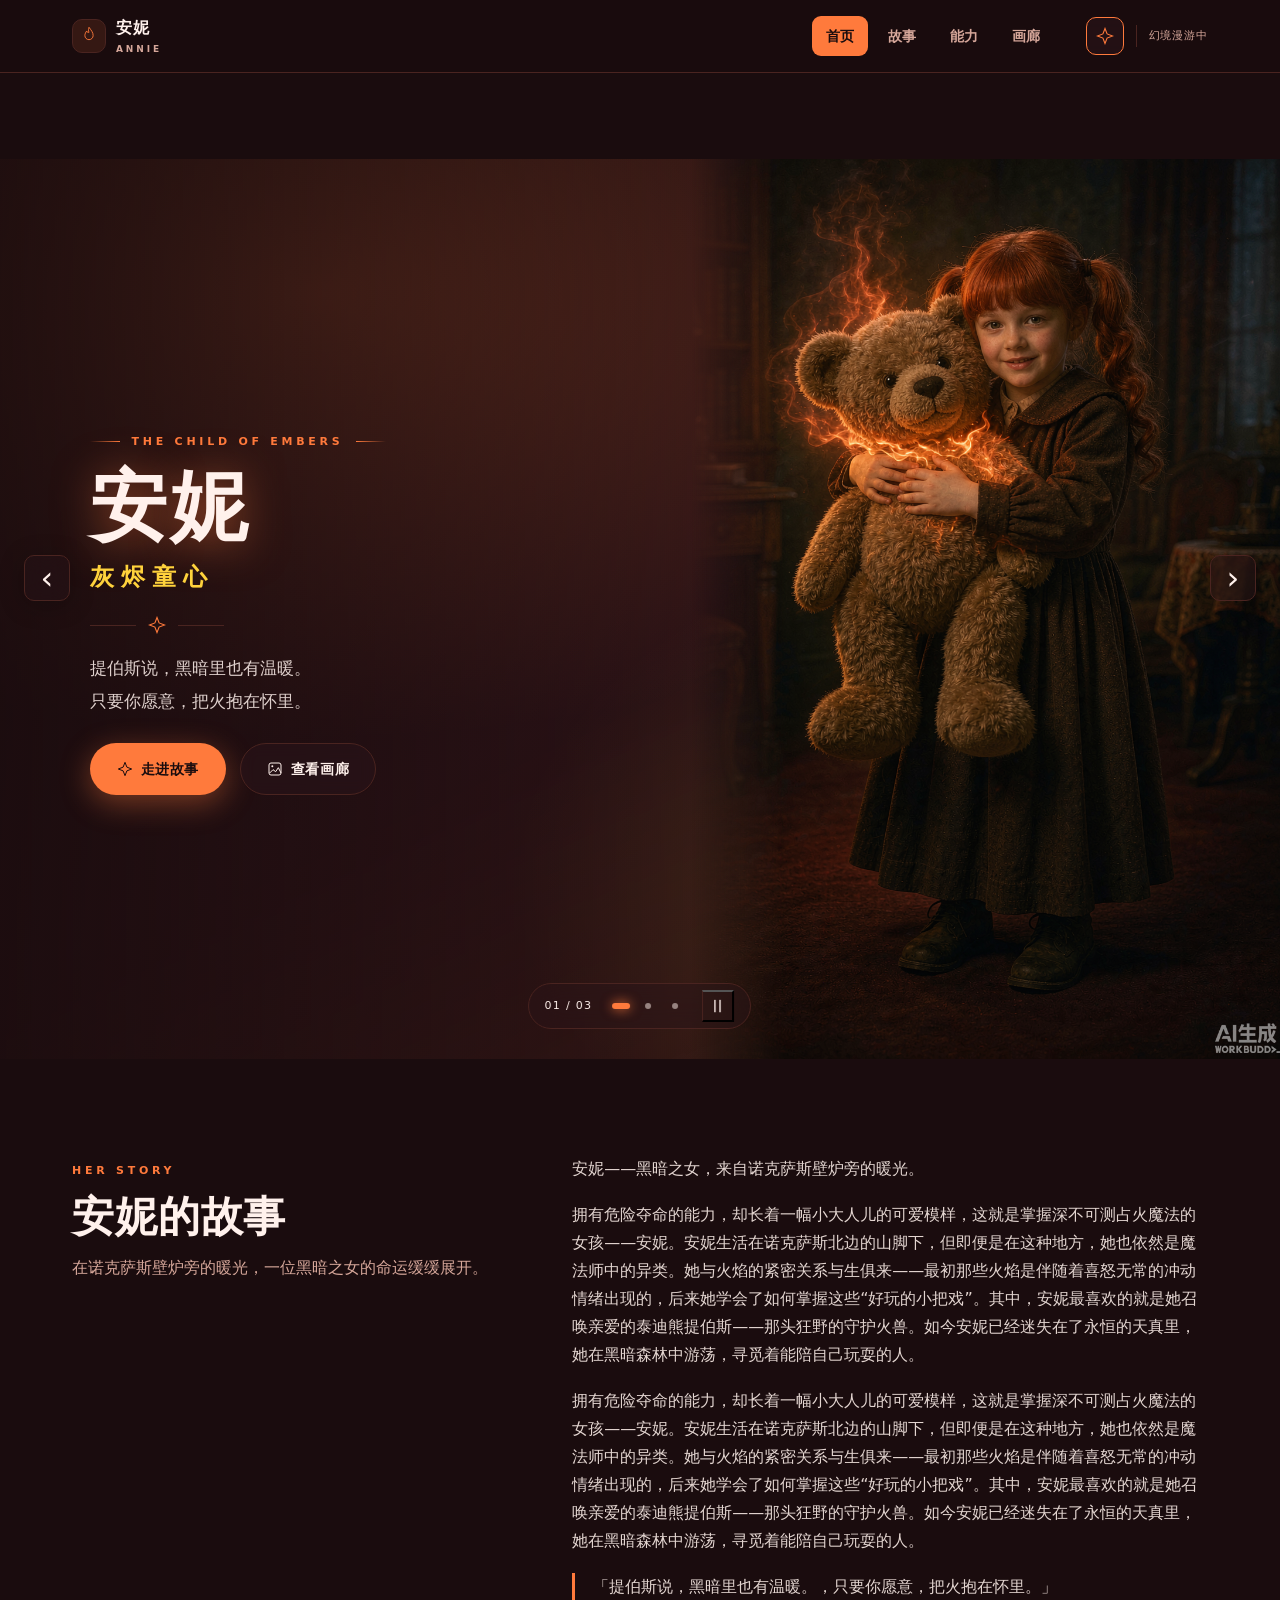
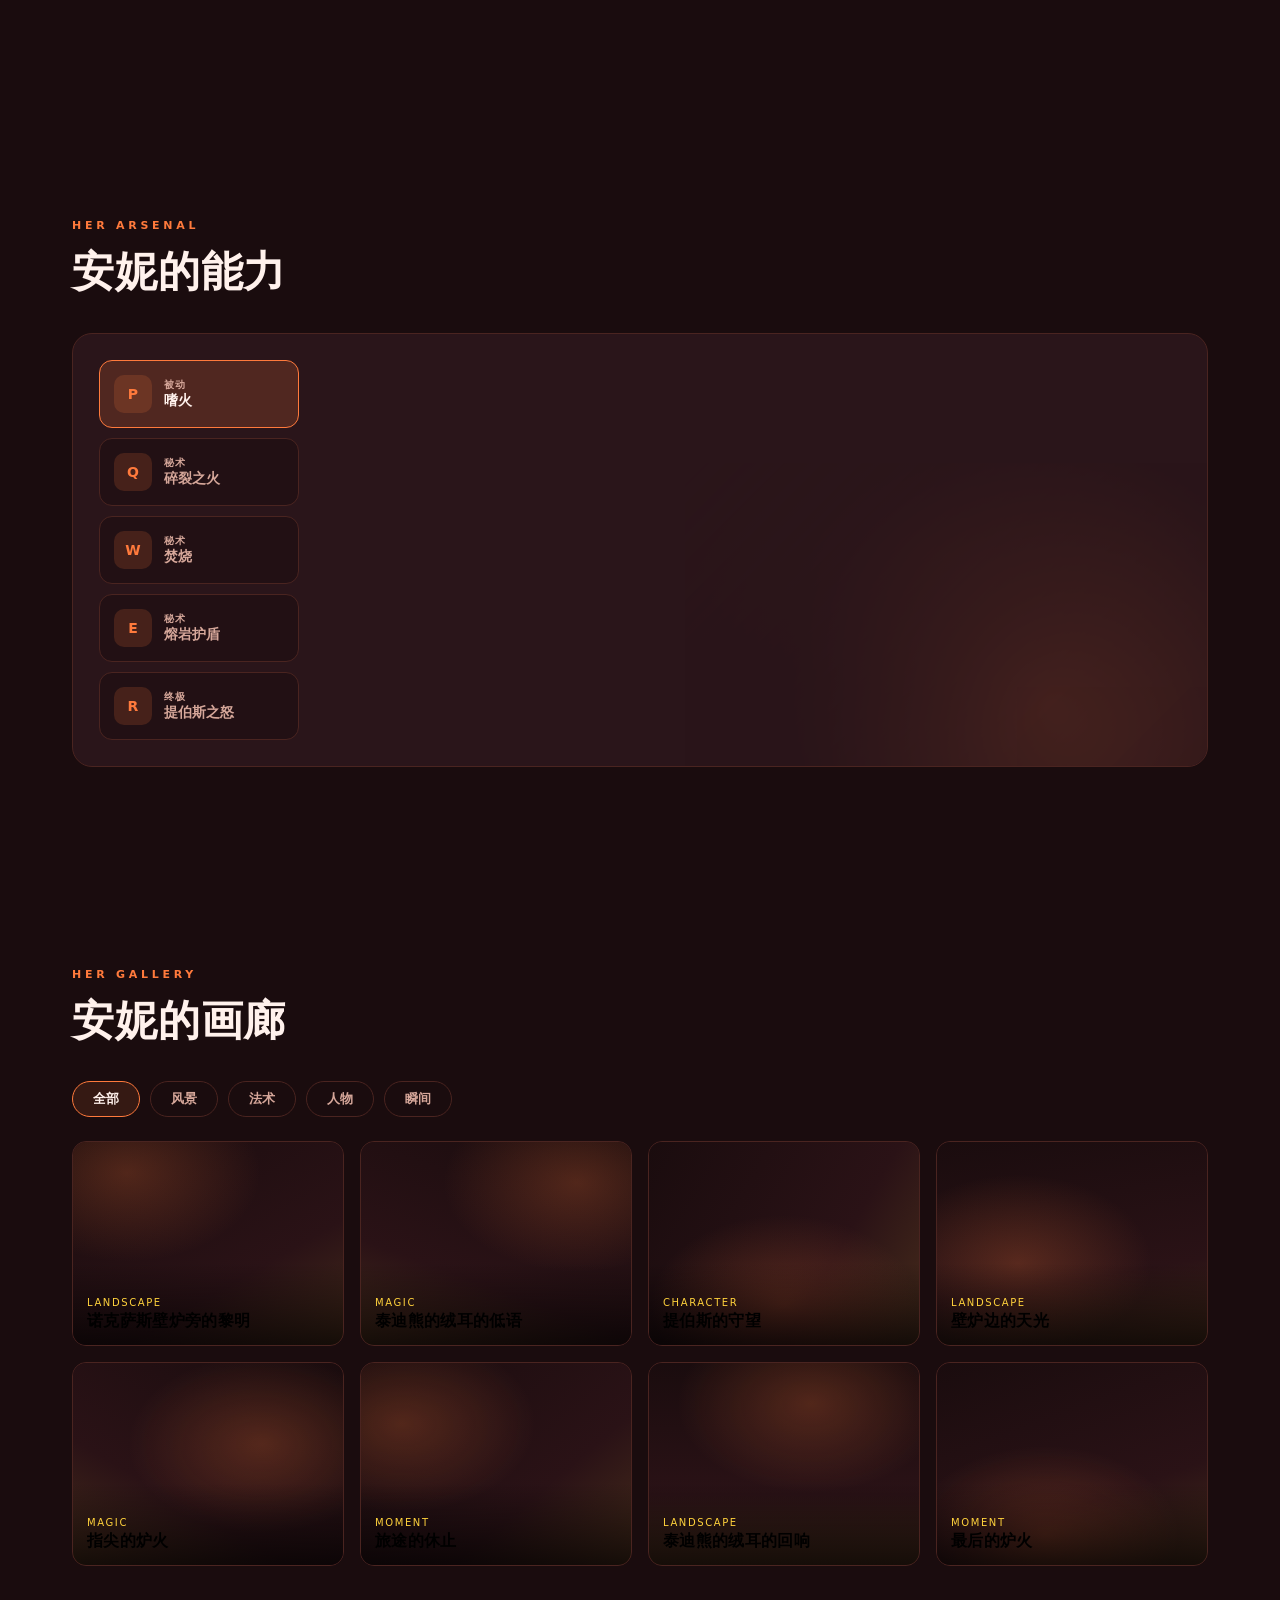
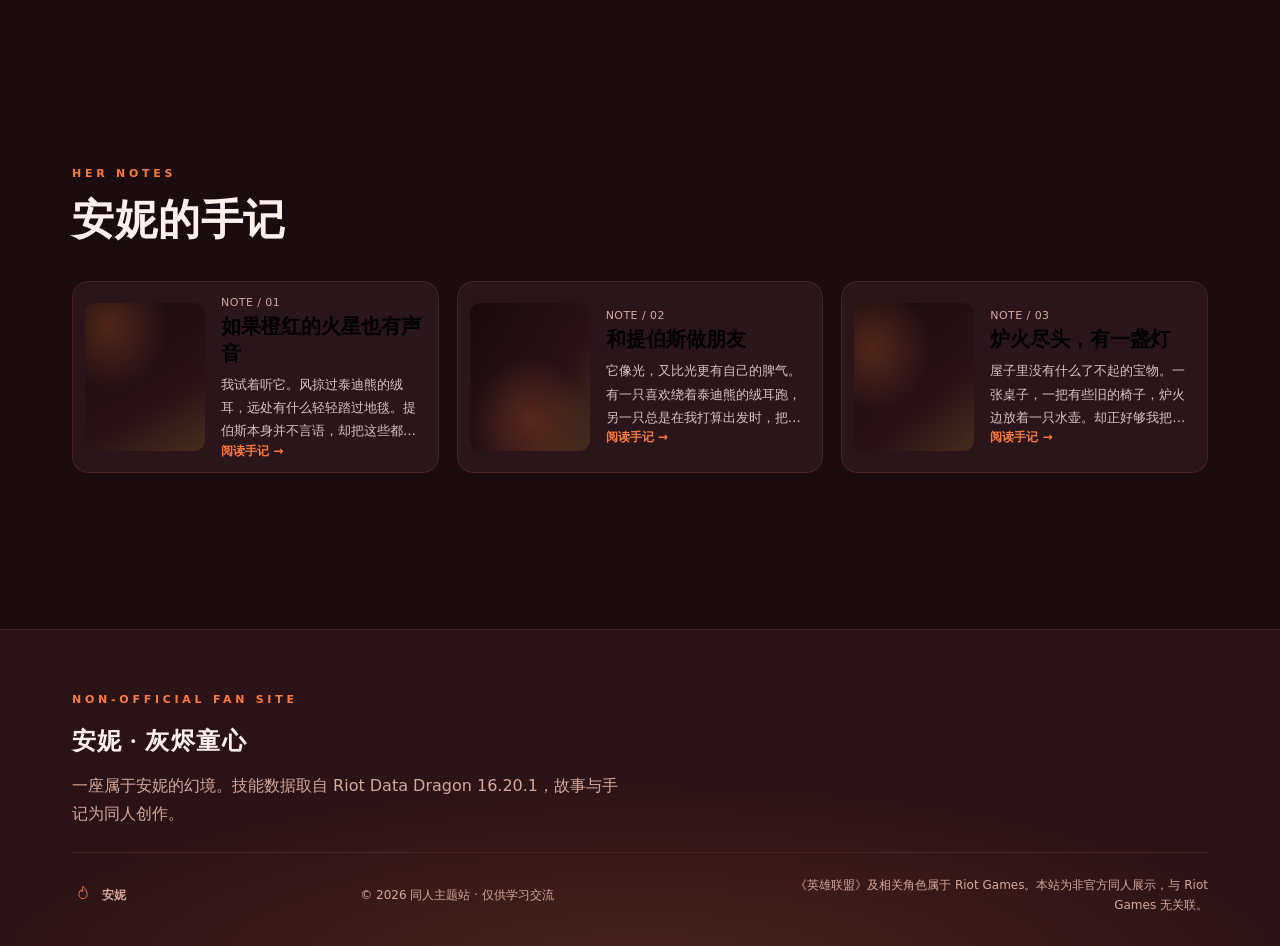
<file: index.html>
<!doctype html>
<html lang="zh-CN">
<head>
  <meta charset="utf-8">
  <meta name="viewport" content="width=device-width, initial-scale=1">
  <meta name="theme-color" content="#1a0c0e">
  <meta name="description" content="安妮（黑暗之女）非官方同人主题站——在诺克萨斯壁炉旁的暖光的幻境里，重温她的技能、故事与瞬间。">
  <title>安妮 · 灰烬童心</title>
  <link rel="icon" type="image/svg+xml" href="assets/favicon.svg">
  <link rel="stylesheet" href="styles.css">
  <script src="script.js" defer></script>
</head>
<body>
  <a class="skip-link" href="#main">跳到主要内容</a>
  <svg class="icon-library" aria-hidden="true" xmlns="http://www.w3.org/2000/svg">
    <symbol id="icon-sigil" viewBox="0 0 48 48"><path d="M24 5c5 7 9 11 9 18a9 9 0 0 1-18 0c0-4 2-7 4-10 1 3 3 4 5 3-2-4-1-8 0-11Z" fill="none" stroke="currentColor" stroke-width="2" stroke-linejoin="round"/></symbol>
    <symbol id="icon-star" viewBox="0 0 24 24"><path d="m12 2 2.8 7.2L22 12l-7.2 2.8L12 22l-2.8-7.2L2 12l7.2-2.8L12 2Z" fill="none" stroke="currentColor" stroke-width="1.5"/></symbol>
    <symbol id="icon-moon" viewBox="0 0 24 24"><path d="M20.8 14A9 9 0 0 1 10 3.2 9 9 0 1 0 20.8 14Z" fill="none" stroke="currentColor" stroke-width="1.5"/></symbol>
    <symbol id="icon-image" viewBox="0 0 24 24"><rect x="3" y="3" width="18" height="18" rx="3" fill="none" stroke="currentColor" stroke-width="1.5"/><circle cx="8" cy="8" r="1.5" fill="currentColor"/><path d="m4 18 5-5 4 3 4-6 4 8" fill="none" stroke="currentColor" stroke-width="1.5"/></symbol>
    <symbol id="icon-book" viewBox="0 0 24 24"><path d="M12 6C9 3 5 3 2 4v15c4-1 7 0 10 2 3-2 6-3 10-2V4c-3-1-7-1-10 2Zm0 0v15" fill="none" stroke="currentColor" stroke-width="1.5"/></symbol>
  </svg>

  <header class="site-header">
    <nav class="navigation" aria-label="主导航">
      <a class="brand" href="#home" aria-label="安妮首页"><span class="brand-mark"><svg><use href="#icon-sigil"/></svg></span><span>安妮<small>ANNIE</small></span></a>
      <div class="nav-links" id="nav-menu">
        <a href="#home" class="active">首页</a><a href="#story-detail">故事</a><a href="#ability-detail">能力</a><a href="#gallery">画廊</a>
      </div>
      <div class="nav-tools"><button class="icon-button atmosphere-button" type="button" aria-label="关闭粒子效果" aria-pressed="true" title="粒子效果"><svg><use href="#icon-star"/></svg></button><span class="nav-divider"></span><span class="nav-note">幻境漫游中</span><button class="menu-toggle icon-button" type="button" aria-controls="nav-menu" aria-expanded="false" aria-label="打开导航菜单"><span></span><span></span></button></div>
    </nav>
  </header>

  <main id="main">
    <section id="home" class="hero" aria-labelledby="hero-title" aria-roledescription="轮播图">
      <div class="hero-slides"><div class="hero-track" id="hero-track">
        <div class="hero-image" data-label="主视觉" role="img" aria-label="主视觉：安妮的主题幻境" aria-hidden="true" style="background:radial-gradient(120% 90% at 25% 15%, #ff7a3c40 0%, transparent 55%), radial-gradient(90% 80% at 85% 80%, #ffd23c2e 0%, transparent 50%), linear-gradient(155deg, #1a0c0e 0%, #2a1216 55%, #ff7a3c1f 100%)"></div>
<div class="hero-image" data-label="幻境" role="img" aria-label="幻境：安妮的主题幻境" aria-hidden="true" style="background:radial-gradient(100% 100% at 80% 20%, #ffd23c33 0%, transparent 55%), linear-gradient(200deg, #2a1216 0%, #1a0c0e 60%, #ff7a3c22 100%)"></div>
<div class="hero-image" data-label="余光" role="img" aria-label="余光：安妮的主题幻境" aria-hidden="true" style="background:radial-gradient(110% 90% at 50% 90%, #ff7a3c33 0%, transparent 55%), linear-gradient(120deg, #1a0c0e 0%, #2a1216 70%, #ffd23c1f 100%)"></div>
      </div></div>
      <div class="hero-shade"></div><div class="particles" aria-hidden="true"></div>
      <div class="hero-portrait"><img src="assets/hero.png" alt="安妮（黑暗之女）角色形象插画" width="1024" height="1536" fetchpriority="high"></div>
      <button class="hero-arrow hero-previous icon-button" type="button" aria-label="上一张主视觉" aria-controls="hero-track" hidden>‹</button>
      <button class="hero-arrow hero-next icon-button" type="button" aria-label="下一张主视觉" aria-controls="hero-track" hidden>›</button>
      <div class="hero-content">
        <p class="eyebrow"><span></span> THE CHILD OF EMBERS <span></span></p>
        <h1 id="hero-title">安妮</h1>
        <p class="hero-subtitle">灰烬童心</p>
        <div class="ornament" aria-hidden="true"><i></i><svg><use href="#icon-star"/></svg><i></i></div>
        <p class="hero-description">提伯斯说，黑暗里也有温暖。<br>只要你愿意，把火抱在怀里。</p>
        <div class="hero-actions"><a class="button button-primary" href="#story-detail"><svg><use href="#icon-star"/></svg>走进故事</a><a class="button button-glass" href="#gallery"><svg><use href="#icon-image"/></svg>查看画廊</a></div>
      </div>
      <div class="hero-carousel-controls" role="group" aria-label="主视觉轮播控制" hidden>
        <span class="hero-slide-count" aria-hidden="true">01 / 03</span>
        <div class="hero-dots"><button type="button" class="hero-dot" data-hero-slide="0" aria-label="切换到第 1 张主视觉" aria-controls="hero-track" aria-pressed="true"></button><button type="button" class="hero-dot" data-hero-slide="1" aria-label="切换到第 2 张主视觉" aria-controls="hero-track" aria-pressed="false"></button><button type="button" class="hero-dot" data-hero-slide="2" aria-label="切换到第 3 张主视觉" aria-controls="hero-track" aria-pressed="false"></button></div>
        <button class="hero-play-toggle" type="button" aria-label="暂停自动轮播" aria-controls="hero-track" aria-pressed="false"><span aria-hidden="true">Ⅱ</span></button>
      </div>
      <span class="sr-only" id="hero-slide-status" role="status" aria-live="polite" aria-atomic="true"></span>
    </section>

    <section id="story-detail" class="story-section" aria-labelledby="story-title">
      <div class="story-inner">
        <div class="section-heading">
          <p class="eyebrow">HER STORY</p>
          <h2 id="story-title">安妮的故事</h2>
          <p class="section-intro">在诺克萨斯壁炉旁的暖光，一位黑暗之女的命运缓缓展开。</p>
        </div>
        <div class="story-copy">
          <p class="story-description">安妮——黑暗之女，来自诺克萨斯壁炉旁的暖光。</p><p>拥有危险夺命的能力，却长着一幅小大人儿的可爱模样，这就是掌握深不可测占火魔法的女孩——安妮。安妮生活在诺克萨斯北边的山脚下，但即便是在这种地方，她也依然是魔法师中的异类。她与火焰的紧密关系与生俱来——最初那些火焰是伴随着喜怒无常的冲动情绪出现的，后来她学会了如何掌握这些“好玩的小把戏”。其中，安妮最喜欢的就是她召唤亲爱的泰迪熊提伯斯——那头狂野的守护火兽。如今安妮已经迷失在了永恒的天真里，她在黑暗森林中游荡，寻觅着能陪自己玩耍的人。</p><p>拥有危险夺命的能力，却长着一幅小大人儿的可爱模样，这就是掌握深不可测占火魔法的女孩——安妮。安妮生活在诺克萨斯北边的山脚下，但即便是在这种地方，她也依然是魔法师中的异类。她与火焰的紧密关系与生俱来——最初那些火焰是伴随着喜怒无常的冲动情绪出现的，后来她学会了如何掌握这些“好玩的小把戏”。其中，安妮最喜欢的就是她召唤亲爱的泰迪熊提伯斯——那头狂野的守护火兽。如今安妮已经迷失在了永恒的天真里，她在黑暗森林中游荡，寻觅着能陪自己玩耍的人。</p><p class="story-quote">「提伯斯说，黑暗里也有温暖。，只要你愿意，把火抱在怀里。」</p>
        </div>
      </div>
    </section>

    <section id="ability-detail" class="abilities-section" aria-labelledby="ability-title">
      <div class="section-heading">
        <p class="eyebrow">HER ARSENAL</p>
        <h2 id="ability-title">安妮的能力</h2>
      </div>
      <div class="ability-panel">
        <div class="ability-tabs" role="tablist" aria-label="技能切换">
          <button id="tab-passive" role="tab" data-ability="passive" aria-selected="true" aria-controls="ability-content" tabindex="0"><span class="ability-badge">P</span><span><small>被动</small>嗜火</span></button>
<button id="tab-q" role="tab" data-ability="q" aria-selected="false" aria-controls="ability-content" tabindex="-1"><span class="ability-badge">Q</span><span><small>秘术</small>碎裂之火</span></button>
<button id="tab-w" role="tab" data-ability="w" aria-selected="false" aria-controls="ability-content" tabindex="-1"><span class="ability-badge">W</span><span><small>秘术</small>焚烧</span></button>
<button id="tab-e" role="tab" data-ability="e" aria-selected="false" aria-controls="ability-content" tabindex="-1"><span class="ability-badge">E</span><span><small>秘术</small>熔岩护盾</span></button>
<button id="tab-r" role="tab" data-ability="r" aria-selected="false" aria-controls="ability-content" tabindex="-1"><span class="ability-badge">R</span><span><small>终极</small>提伯斯之怒</span></button>
        </div>
        <div class="ability-content" id="ability-content" role="tabpanel" tabindex="0" aria-labelledby="tab-passive">
          <p class="eyebrow" id="ability-label"></p>
          <h3 id="ability-name"></h3>
          <p id="ability-description"></p>
        </div>
        <div class="ability-art" aria-hidden="true"></div>
      </div>
    </section>

    <section id="gallery" class="gallery-section" aria-labelledby="gallery-title">
      <div class="section-heading">
        <p class="eyebrow">HER GALLERY</p>
        <h2 id="gallery-title">安妮的画廊</h2>
      </div>
      <div class="gallery-filters" role="group" aria-label="画廊分类筛选">
        <button type="button" data-filter="all" class="selected" aria-pressed="true">全部</button>
        <button type="button" data-filter="landscape" aria-pressed="false">风景</button>
        <button type="button" data-filter="magic" aria-pressed="false">法术</button>
        <button type="button" data-filter="character" aria-pressed="false">人物</button>
        <button type="button" data-filter="moment" aria-pressed="false">瞬间</button>
      </div>
      <div class="gallery-grid">
        <button class="gallery-item" data-category="landscape" data-scene="1" aria-label="查看：诺克萨斯壁炉旁的黎明"><span class="gallery-art scene-1" aria-hidden="true"></span><span class="gallery-caption"><small>LANDSCAPE</small><strong>诺克萨斯壁炉旁的黎明</strong></span></button>
<button class="gallery-item" data-category="magic" data-scene="2" aria-label="查看：泰迪熊的绒耳的低语"><span class="gallery-art scene-2" aria-hidden="true"></span><span class="gallery-caption"><small>MAGIC</small><strong>泰迪熊的绒耳的低语</strong></span></button>
<button class="gallery-item" data-category="character" data-scene="3" aria-label="查看：提伯斯的守望"><span class="gallery-art scene-3" aria-hidden="true"></span><span class="gallery-caption"><small>CHARACTER</small><strong>提伯斯的守望</strong></span></button>
<button class="gallery-item" data-category="landscape" data-scene="4" aria-label="查看：壁炉边的天光"><span class="gallery-art scene-4" aria-hidden="true"></span><span class="gallery-caption"><small>LANDSCAPE</small><strong>壁炉边的天光</strong></span></button>
<button class="gallery-item" data-category="magic" data-scene="5" aria-label="查看：指尖的炉火"><span class="gallery-art scene-5" aria-hidden="true"></span><span class="gallery-caption"><small>MAGIC</small><strong>指尖的炉火</strong></span></button>
<button class="gallery-item" data-category="moment" data-scene="6" aria-label="查看：旅途的休止"><span class="gallery-art scene-6" aria-hidden="true"></span><span class="gallery-caption"><small>MOMENT</small><strong>旅途的休止</strong></span></button>
<button class="gallery-item" data-category="landscape" data-scene="7" aria-label="查看：泰迪熊的绒耳的回响"><span class="gallery-art scene-7" aria-hidden="true"></span><span class="gallery-caption"><small>LANDSCAPE</small><strong>泰迪熊的绒耳的回响</strong></span></button>
<button class="gallery-item" data-category="moment" data-scene="8" aria-label="查看：最后的炉火"><span class="gallery-art scene-8" aria-hidden="true"></span><span class="gallery-caption"><small>MOMENT</small><strong>最后的炉火</strong></span></button>
      </div>
    </section>

    <section id="journal" class="journal-section" aria-labelledby="journal-title">
      <div class="section-heading">
        <p class="eyebrow">HER NOTES</p>
        <h2 id="journal-title">安妮的手记</h2>
      </div>
      <div class="journal-list">
        <button class="journal-card" data-article="0" aria-label="阅读：如果橙红的火星也有声音"><span class="journal-art scene-1" aria-hidden="true"></span><span class="journal-copy"><span class="journal-meta">NOTE / 01</span><strong>如果橙红的火星也有声音</strong><span class="journal-excerpt">我试着听它。风掠过泰迪熊的绒耳，远处有什么轻轻踏过地毯。提伯斯本身并不言语，却把这些都收进了夜色。</span><span class="read-label">阅读手记 →</span></span></button>
<button class="journal-card" data-article="1" aria-label="阅读：和提伯斯做朋友"><span class="journal-art scene-3" aria-hidden="true"></span><span class="journal-copy"><span class="journal-meta">NOTE / 02</span><strong>和提伯斯做朋友</strong><span class="journal-excerpt">它像光，又比光更有自己的脾气。有一只喜欢绕着泰迪熊的绒耳跑，另一只总是在我打算出发时，把自己团成一小团。我分不清那是不是休息，但我决定尊重它的安排。</span><span class="read-label">阅读手记 →</span></span></button>
<button class="journal-card" data-article="2" aria-label="阅读：炉火尽头，有一盏灯"><span class="journal-art scene-6" aria-hidden="true"></span><span class="journal-copy"><span class="journal-meta">NOTE / 03</span><strong>炉火尽头，有一盏灯</strong><span class="journal-excerpt">屋子里没有什么了不起的宝物。一张桌子，一把有些旧的椅子，炉火边放着一只水壶。却正好够我把斗篷晾开，把泰迪熊的绒耳摊在桌上，让赶了一天路的手指慢慢暖起来。</span><span class="read-label">阅读手记 →</span></span></button>
      </div>
    </section>
  </main>

  <footer class="site-footer">
    <div class="footer-glow" aria-hidden="true"></div>
    <div class="footer-content">
      <p class="eyebrow">NON-OFFICIAL FAN SITE</p>
      <h2>安妮 · 灰烬童心</h2>
      <p>一座属于安妮的幻境。技能数据取自 Riot Data Dragon 16.20.1，故事与手记为同人创作。</p>
      <div class="footer-bottom">
        <p class="footer-brand"><svg class="footer-mark"><use href="#icon-sigil"/></svg> 安妮</p>
        <p>© <span id="copyright-year">2026</span> 同人主题站 · 仅供学习交流</p>
        <p class="legal-note">《英雄联盟》及相关角色属于 Riot Games。本站为非官方同人展示，与 Riot Games 无关联。</p>
      </div>
    </div>
  </footer>

  <dialog class="lightbox" id="gallery-dialog" aria-label="画廊大图">
    <button class="dialog-close icon-button" type="button" aria-label="关闭大图">×</button>
    <div class="lightbox-image" id="lightbox-image" role="img" aria-label=""></div>
    <div class="lightbox-bottom">
      <h2 id="lightbox-title"></h2>
      <div class="lightbox-nav">
        <button class="icon-button" id="gallery-prev" type="button" aria-label="上一张">‹</button>
        <span id="lightbox-counter"></span>
        <button class="icon-button" id="gallery-next" type="button" aria-label="下一张">›</button>
      </div>
    </div>
  </dialog>

  <dialog class="article" id="article-dialog" aria-label="手记阅读">
    <button class="dialog-close icon-button" type="button" aria-label="关闭手记">×</button>
    <div class="article-cover" id="article-cover"></div>
    <div class="article-body">
      <h2 id="article-title"></h2>
      <div id="article-content"></div>
    </div>
  </dialog>
</body>
</html>
</file>
<file: styles.css>
/* ====== 安妮 · 主题变量 ====== */
:root{
  --bg:#1a0c0e; --bg-2:#2a1216; --panel:#2a151a;
  --primary:#ff7a3c; --primary-2:#ffb03c; --accent:#ffd23c;
  --text:#fff1ec; --muted:#d6a79a; --line:#4a2420; --flake:#ffba6b;
  --sans:"PingFang SC","Microsoft YaHei","Hiragino Sans GB",system-ui,-apple-system,"Segoe UI",Roboto,sans-serif;
  --serif:"Songti SC","SimSun",Georgia,"Times New Roman",serif;
}
*{box-sizing:border-box;margin:0;padding:0}
html{scroll-behavior:smooth;scroll-padding-top:84px}
body{background:var(--bg);color:var(--text);font-family:var(--sans);line-height:1.75;-webkit-font-smoothing:antialiased;overflow-x:hidden}
a{color:inherit;text-decoration:none}
img{max-width:100%;display:block}
.sr-only{position:absolute;width:1px;height:1px;padding:0;margin:-1px;overflow:hidden;clip-path:inset(50%);white-space:nowrap;border:0}
.skip-link{position:fixed;left:14px;top:-60px;z-index:60;background:var(--primary);color:var(--bg);padding:9px 16px;border-radius:8px;font-weight:700;transition:top .25s}
.skip-link:focus{top:14px}
:focus-visible{outline:2px solid var(--accent);outline-offset:3px;border-radius:4px}

/* ====== header / nav ====== */
.site-header{position:fixed;inset:0 0 auto;z-index:50;backdrop-filter:blur(14px);background:color-mix(in srgb,var(--bg) 72%,transparent);border-bottom:1px solid var(--line)}
.navigation{max-width:1180px;margin:0 auto;display:flex;align-items:center;gap:18px;padding:14px 22px}
.brand{display:flex;align-items:center;gap:10px;font-weight:800;letter-spacing:.04em}
.brand-mark{width:34px;height:34px;display:grid;place-items:center;color:var(--primary);border:1px solid var(--line);border-radius:10px;background:color-mix(in srgb,var(--primary) 12%,transparent)}
.brand-mark svg{width:22px;height:22px}
.brand small{display:block;font-size:9px;letter-spacing:.32em;color:var(--muted);font-weight:600}
.nav-links{display:flex;gap:6px;margin-left:auto}
.nav-links a{padding:8px 14px;border-radius:9px;color:var(--muted);font-size:14px;font-weight:600;transition:.2s}
.nav-links a:hover{color:var(--text);background:color-mix(in srgb,var(--primary) 12%,transparent)}
.nav-links a.active{color:var(--bg);background:var(--primary)}
.nav-tools{display:flex;align-items:center;gap:12px;margin-left:14px}
.nav-divider{width:1px;height:22px;background:var(--line)}
.nav-note{font-size:11px;color:var(--muted);letter-spacing:.08em}
.icon-button{display:grid;place-items:center;width:38px;height:38px;border-radius:10px;border:1px solid var(--line);background:color-mix(in srgb,var(--panel) 60%,transparent);color:var(--text);cursor:pointer;transition:.2s}
.icon-button:hover{border-color:var(--primary);color:var(--primary)}
.icon-button svg{width:18px;height:18px;fill:currentColor}
.atmosphere-button[aria-pressed="true"]{color:var(--primary);border-color:var(--primary)}
.menu-toggle{display:none;flex-direction:column;gap:4px}
.menu-toggle span{width:18px;height:2px;background:currentColor;border-radius:2px}
@media(max-width:760px){.nav-links{position:fixed;inset:64px 14px auto;flex-direction:column;background:var(--bg-2);border:1px solid var(--line);border-radius:14px;padding:10px;gap:4px;display:none}
.nav-links.open{display:flex}
.nav-links a{padding:12px 14px}
.menu-toggle{display:flex}
.nav-note{display:none}}

/* ====== hero ====== */
.hero{position:relative;height:100svh;min-height:640px;display:flex;align-items:center;overflow:hidden}
.hero-slides{position:absolute;inset:0;z-index:-4;overflow:hidden}
.hero-portrait{position:absolute;top:0;right:0;bottom:0;width:min(46vw,660px);z-index:-3;pointer-events:none}
.hero-portrait img{width:100%;height:100%;object-fit:cover;object-position:50% 16%;display:block;-webkit-mask-image:linear-gradient(90deg,transparent 0,#000 16%);mask-image:linear-gradient(90deg,transparent 0,#000 16%);filter:drop-shadow(0 0 60px color-mix(in srgb,var(--primary) 26%,transparent))}
.hero-track{display:flex;width:100%;height:100%;will-change:transform}
.hero-track.is-ready{transition:transform .8s cubic-bezier(.65,0,.35,1)}
.hero-track>.hero-image{flex:0 0 100%;width:100%;height:100%;min-width:0;background-size:cover;background-position:center}
.hero-shade{position:absolute;inset:0;z-index:-2;background:linear-gradient(90deg,color-mix(in srgb,var(--bg) 80%,transparent) 0%,color-mix(in srgb,var(--bg) 32%,transparent) 36%,transparent 60%)}
.particles{position:absolute;inset:0;z-index:-1;pointer-events:none;overflow:hidden}
.snowflake{position:absolute;top:-8%;width:6px;height:6px;border-radius:50%;background:var(--flake);opacity:.7;box-shadow:0 0 8px var(--flake);animation:fall linear infinite}
@keyframes fall{0%{transform:translateY(-10vh) translateX(0)}100%{transform:translateY(112vh) translateX(20px)}}
.hero-content{position:relative;z-index:3;width:min(560px,46vw);padding:110px 0;margin:0 0 0 7vw;text-align:left}
.eyebrow{display:inline-flex;align-items:center;gap:12px;font-size:11px;letter-spacing:.34em;color:var(--primary);font-weight:700}
.eyebrow span{width:30px;height:1px;background:linear-gradient(90deg,transparent,var(--primary))}
.eyebrow span:last-child{background:linear-gradient(90deg,var(--primary),transparent)}
.hero h1{font-family:var(--serif);font-size:clamp(56px,6vw,92px);line-height:1.06;margin:16px 0 8px;letter-spacing:.04em;text-shadow:0 4px 40px color-mix(in srgb,var(--primary) 50%,transparent)}
.hero-subtitle{font-size:24px;color:var(--accent);letter-spacing:.3em;font-weight:600}
.ornament{display:flex;align-items:center;gap:12px;margin:18px 0}
.ornament i{width:46px;height:1px;background:var(--line)}
.ornament svg{width:18px;height:18px;color:var(--primary);fill:none;stroke:var(--primary);stroke-width:1.4}
.hero-description{font-size:17px;color:color-mix(in srgb,var(--text) 86%,transparent);line-height:1.9}
.hero-actions{display:flex;gap:14px;margin-top:26px;flex-wrap:wrap}
.button{display:inline-flex;align-items:center;gap:8px;padding:13px 26px;border-radius:30px;font-weight:700;font-size:14px;letter-spacing:.04em;transition:.2s;border:1px solid transparent}
.button svg{width:16px;height:16px;fill:currentColor}
.button-primary{background:var(--primary);color:var(--bg);box-shadow:0 8px 30px color-mix(in srgb,var(--primary) 40%,transparent)}
.button-primary:hover{transform:translateY(-2px);box-shadow:0 12px 38px color-mix(in srgb,var(--primary) 55%,transparent)}
.button-glass{background:color-mix(in srgb,var(--panel) 55%,transparent);border-color:var(--line);color:var(--text);backdrop-filter:blur(8px)}
.button-glass:hover{border-color:var(--primary);color:var(--primary)}
.hero-arrow{position:absolute;top:44%;z-index:4;width:46px;height:46px;background:color-mix(in srgb,var(--panel) 40%,transparent);border-color:var(--line);backdrop-filter:blur(15px);font:32px/1 var(--sans);box-shadow:0 4px 25px rgba(0,0,0,.25)}
.hero-previous{left:24px}.hero-next{right:24px}
.hero-arrow[aria-disabled="true"]{opacity:.55}
.hero-carousel-controls{position:absolute;left:50%;bottom:30px;transform:translateX(-50%);z-index:4;display:flex;align-items:center;gap:16px;border:1px solid var(--line);border-radius:30px;padding:6px 16px;background:color-mix(in srgb,var(--panel) 45%,transparent);backdrop-filter:blur(16px)}
.hero-slide-count{font-size:11px;letter-spacing:.12em;color:var(--text);white-space:nowrap}
.hero-dots{display:flex;gap:3px;align-items:center}
.hero-dot{position:relative;display:block;width:24px;height:30px;background:transparent;padding:0;border:0;cursor:pointer}
.hero-dot:after{content:"";position:absolute;left:50%;top:50%;width:6px;height:6px;border-radius:6px;background:color-mix(in srgb,var(--text) 50%,transparent);transform:translate(-50%,-50%);transition:.3s}
.hero-dot[aria-pressed="true"]:after{width:18px;background:var(--primary);box-shadow:0 0 12px var(--primary)}
.hero-play-toggle{display:grid;place-items:center;width:32px;height:32px;border-left:1px solid var(--line);background:none;padding:0;color:var(--text);font-size:17px;cursor:pointer}
.hero-dot[aria-disabled="true"]{cursor:default}

/* ====== sections ====== */
.story-section,.abilities-section,.gallery-section,.journal-section{padding:96px 22px;max-width:1180px;margin:0 auto}
.section-heading{margin-bottom:34px}
.section-heading h2{font-family:var(--serif);font-size:42px;line-height:1.25;margin-top:8px;letter-spacing:.02em}
.section-intro{color:var(--muted);max-width:620px;margin-top:10px}
.story-inner{display:grid;grid-template-columns:1fr 1.4fr;gap:46px;align-items:start}
.story-copy p{margin-bottom:18px;font-size:16px;color:color-mix(in srgb,var(--text) 88%,transparent)}
.story-quote{font-family:var(--serif);font-size:22px;color:var(--primary);border-left:3px solid var(--primary);padding-left:18px;line-height:1.7}
@media(max-width:860px){.hero{align-items:flex-end;min-height:600px}.hero-portrait{width:100%;left:0;right:auto;opacity:.62}.hero-portrait img{object-position:50% 12%;-webkit-mask-image:linear-gradient(180deg,#000 0 32%,transparent 74%);mask-image:linear-gradient(180deg,#000 0 32%,transparent 74%);filter:none}.hero-content{width:100%;max-width:640px;margin:0 auto;padding:0 22px 118px;text-align:center}.ornament{justify-content:center}.hero-actions{justify-content:center}.hero-shade{background:linear-gradient(180deg,rgba(0,0,0,.18) 0%,transparent 30%,transparent 46%,color-mix(in srgb,var(--bg) 94%,transparent) 100%)}}
@media(max-width:760px){.story-inner{grid-template-columns:1fr;gap:24px}.section-heading h2{font-size:32px}.hero-subtitle{font-size:18px}}

/* ====== abilities ====== */
.ability-panel{display:grid;grid-template-columns:200px 1fr;gap:26px;background:var(--panel);border:1px solid var(--line);border-radius:20px;padding:26px;position:relative;overflow:hidden;min-height:420px}
.ability-tabs{display:flex;flex-direction:column;gap:10px}
.ability-tabs button{display:flex;align-items:center;gap:12px;padding:14px;border-radius:13px;border:1px solid var(--line);background:color-mix(in srgb,var(--bg) 50%,transparent);color:var(--muted);cursor:pointer;text-align:left;transition:.2s;font-family:inherit}
.ability-tabs button:hover{border-color:var(--primary);color:var(--text)}
.ability-tabs button[aria-selected="true"]{background:color-mix(in srgb,var(--primary) 18%,transparent);border-color:var(--primary);color:var(--text)}
.ability-badge{flex:0 0 38px;width:38px;height:38px;display:grid;place-items:center;border-radius:10px;background:color-mix(in srgb,var(--primary) 16%,transparent);color:var(--primary);font-weight:800;font-size:15px}
.ability-tabs button small{display:block;font-size:10px;letter-spacing:.12em;color:var(--muted)}
.ability-tabs button span{font-weight:700;font-size:14px}
.ability-content{padding:6px 4px}
.ability-content .eyebrow{margin-bottom:8px}
.ability-content h3{font-family:var(--serif);font-size:34px;margin-bottom:14px}
.ability-content>p:not(.eyebrow){font-size:16px;color:color-mix(in srgb,var(--text) 86%,transparent);line-height:1.9}
.ability-art{position:absolute;right:0;bottom:0;width:46%;height:70%;opacity:.16;background:radial-gradient(80% 80% at 50% 30%, #ff7a3c40 0%, transparent 60%), linear-gradient(160deg, #2a1216 0%, #1a0c0e 100%);border-radius:0 0 20px 0;mask-image:linear-gradient(135deg,transparent,#000);pointer-events:none}
.ability-art:before{content:"";position:absolute;inset:0;background:radial-gradient(circle at 70% 80%,var(--primary) 0,transparent 60%)}
@media(max-width:760px){.ability-panel{grid-template-columns:1fr;min-height:auto}.ability-tabs{flex-direction:row;flex-wrap:wrap}.ability-tabs button{flex:1 1 40%}.ability-art{display:none}}

/* ====== gallery ====== */
.gallery-filters{display:flex;gap:10px;flex-wrap:wrap;margin-bottom:24px}
.gallery-filters button{padding:8px 20px;border-radius:30px;border:1px solid var(--line);background:transparent;color:var(--muted);cursor:pointer;font-family:inherit;font-size:13px;font-weight:600;transition:.2s}
.gallery-filters button.selected,.gallery-filters button:hover{border-color:var(--primary);color:var(--text);background:color-mix(in srgb,var(--primary) 12%,transparent)}
.gallery-grid{display:grid;grid-template-columns:repeat(4,1fr);gap:16px}
.gallery-item{position:relative;border:1px solid var(--line);border-radius:14px;overflow:hidden;cursor:pointer;background:var(--bg-2);text-align:left;padding:0;font-family:inherit;transition:.2s}
.gallery-item:hover{transform:translateY(-4px);border-color:var(--primary);box-shadow:0 16px 40px rgba(0,0,0,.35)}
.gallery-art{display:block;aspect-ratio:4/3;width:100%}
.gallery-caption{position:absolute;left:0;right:0;bottom:0;padding:34px 14px 13px;background:linear-gradient(0deg,rgba(0,0,0,.7),transparent)}
.gallery-caption small{display:block;font-size:10px;letter-spacing:.16em;color:var(--accent)}
.gallery-caption strong{display:block;font-size:16px;letter-spacing:.02em;margin-top:3px}
@media(max-width:900px){.gallery-grid{grid-template-columns:repeat(2,1fr)}}
@media(max-width:420px){.gallery-grid{grid-template-columns:1fr}}

/* ====== journal ====== */
.journal-list{display:grid;grid-template-columns:repeat(3,1fr);gap:18px}
.journal-card{display:grid;grid-template-columns:120px 1fr;gap:16px;padding:12px;background:var(--panel);border:1px solid var(--line);border-radius:16px;align-items:center;min-height:170px;cursor:pointer;font-family:inherit;text-align:left;transition:.2s}
.journal-card:hover{border-color:var(--primary);transform:translateY(-3px)}
.journal-art{height:148px;border-radius:11px;background:radial-gradient(80% 80% at 50% 30%, #ff7a3c40 0%, transparent 60%), linear-gradient(160deg, #2a1216 0%, #1a0c0e 100%)}
.journal-copy strong{display:block;font-size:20px;margin:4px 0;font-family:var(--serif)}
.journal-meta{font-size:11px;color:var(--muted);letter-spacing:.04em}
.journal-excerpt{font-size:13px;color:color-mix(in srgb,var(--text) 80%,transparent);line-height:1.8;display:-webkit-box;-webkit-line-clamp:3;-webkit-box-orient:vertical;overflow:hidden;margin-top:6px}
.read-label{font-size:12px;color:var(--primary);margin-top:8px;font-weight:700}
@media(max-width:760px){.journal-list{grid-template-columns:1fr}.journal-card{min-height:auto}.journal-art{height:120px}}

/* ====== footer ====== */
.site-footer{margin-top:60px;position:relative;border-top:1px solid var(--line);background:var(--bg-2)}
.footer-glow{position:absolute;inset:0;overflow:hidden;pointer-events:none}
.footer-glow:after{content:"";position:absolute;bottom:-30px;left:0;width:100%;height:300px;background:radial-gradient(80% 100% at 50% 100%,color-mix(in srgb,var(--primary) 30%,transparent),transparent 70%);opacity:.5}
.footer-content{max-width:1180px;margin:0 auto;padding:54px 22px 30px;position:relative}
.footer-content h2{font-family:var(--serif);font-size:24px;margin:8px 0 10px;letter-spacing:.06em}
.footer-content>p:not(.eyebrow){color:var(--muted);max-width:560px}
.footer-bottom{display:flex;align-items:center;justify-content:space-between;gap:16px;flex-wrap:wrap;padding-top:22px;border-top:1px solid var(--line);margin-top:24px}
.footer-brand{display:flex;align-items:center;gap:8px;font-weight:800}
.footer-mark{width:22px;height:22px;color:var(--primary)}
.footer-bottom p{font-size:12px;color:var(--muted)}
.legal-note{text-align:right;font-size:11px;line-height:1.7;max-width:420px}

/* ====== dialogs ====== */
.lightbox,.article{position:fixed;inset:0;margin:auto;width:min(92vw,860px);height:fit-content;max-height:90vh;border:1px solid var(--line);border-radius:18px;background:var(--bg-2);color:var(--text);padding:0;overflow:hidden}
.lightbox[open],.article[open]{display:flex;flex-direction:column}
.lightbox::backdrop,.article::backdrop{background:rgba(2,4,12,.78);backdrop-filter:blur(6px)}
.dialog-close{position:absolute;top:12px;right:12px;z-index:5;font-size:22px;line-height:1;width:40px;height:40px}
.lightbox-image{width:100%;height:min(60svh,520px);background-size:cover!important;background-position:center!important}
.lightbox-bottom{padding:18px 22px;display:flex;align-items:center;justify-content:space-between;gap:14px}
.lightbox-bottom h2{font-family:var(--serif);font-size:22px}
.lightbox-nav{display:flex;align-items:center;gap:12px}
.lightbox-nav span{font-size:12px;color:var(--muted)}
.article-cover{height:200px;background:radial-gradient(80% 80% at 50% 30%, #ff7a3c40 0%, transparent 60%), linear-gradient(160deg, #2a1216 0%, #1a0c0e 100%)}
.article-body{padding:26px 28px 32px;overflow:auto}
.article-body h2{font-family:var(--serif);font-size:28px;margin-bottom:16px}
.article-body p{font-size:16px;line-height:1.95;margin-bottom:14px;color:color-mix(in srgb,var(--text) 90%,transparent)}
body.modal-open{overflow:hidden}
@media(max-width:760px){.lightbox-image{height:auto;aspect-ratio:4/3}.legal-note{text-align:left}}

/* ====== scene gradients ====== */
.scene-1{background:radial-gradient(90% 80% at 20% 15%, #ff7a3c3a 0%, transparent 55%), linear-gradient(150deg, #1a0c0e 0%, #2a1216 65%, #ffd23c22 100%)}
.scene-2{background:radial-gradient(90% 80% at 80% 20%, #ff7a3c3a 0%, transparent 55%), linear-gradient(200deg, #1a0c0e 0%, #2a1216 65%, #ffd23c22 100%)}
.scene-3{background:radial-gradient(90% 80% at 50% 80%, #ff7a3c3a 0%, transparent 55%), linear-gradient(120deg, #1a0c0e 0%, #2a1216 65%, #ffd23c22 100%)}
.scene-4{background:radial-gradient(90% 80% at 30% 60%, #ff7a3c3a 0%, transparent 55%), linear-gradient(170deg, #1a0c0e 0%, #2a1216 65%, #ffd23c22 100%)}
.scene-5{background:radial-gradient(90% 80% at 70% 40%, #ff7a3c3a 0%, transparent 55%), linear-gradient(210deg, #1a0c0e 0%, #2a1216 65%, #ffd23c22 100%)}
.scene-6{background:radial-gradient(90% 80% at 15% 30%, #ff7a3c3a 0%, transparent 55%), linear-gradient(140deg, #1a0c0e 0%, #2a1216 65%, #ffd23c22 100%)}
.scene-7{background:radial-gradient(90% 80% at 60% 20%, #ff7a3c3a 0%, transparent 55%), linear-gradient(180deg, #1a0c0e 0%, #2a1216 65%, #ffd23c22 100%)}
.scene-8{background:radial-gradient(90% 80% at 40% 85%, #ff7a3c3a 0%, transparent 55%), linear-gradient(160deg, #1a0c0e 0%, #2a1216 65%, #ffd23c22 100%)}

@media(prefers-reduced-motion:reduce){html{scroll-behavior:auto}*,*:before,*:after{animation:none!important;transition:none!important}.particles{display:none}}
</file>
